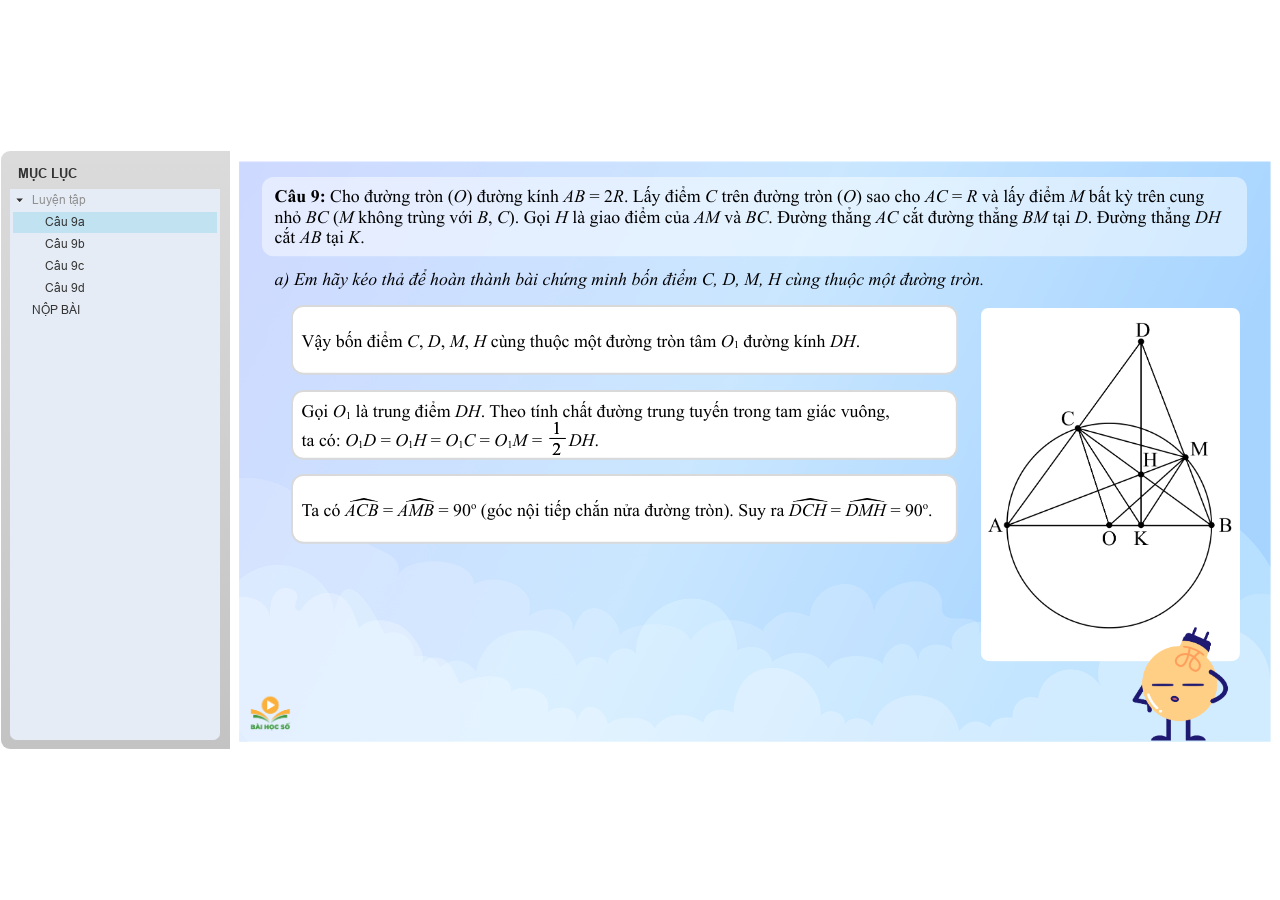
<file: index.html>
﻿<!doctype html>
<html lang="vi-VN">
<head>
  <meta charset="utf-8">
  <!-- Created using Storyline 360 x64 - http://www.articulate.com  -->
  <!-- version: 3.101.34880.0 -->
  <title>Ch&#7911; &#273;&#7873; 10: Luy&#7879;n t&#7853;p 2</title>
  <meta http-equiv="x-ua-compatible" content="IE=edge"/>
  <meta name="viewport" content="width=device-width,initial-scale=1,user-scalable=no,shrink-to-fit=no,minimal-ui"/>
  <meta name="apple-mobile-web-app-capable" content="yes"/>
  <style>
    html, body { height: 100%; padding: 0; margin: 0 }
    #app { height: 100%; width: 100%; }
  </style>

  <script>
    window.DS = {};
    window.globals = {
      DATA_PATH_BASE: '',
      HAS_FRAME: true,
      HAS_SLIDE: true,

      lmsPresent: false,
      tinCanPresent: false,
      cmi5Present: false,
      aoSupport: false,
      scale: 'show all',
      captureRc: false,
      browserSize: 'fullscreen',
      bgColor: '#FFFFFF',
      features: 'DropInBase,JsApiBasics,MultipleQuizTracking,NativePrompts,PlayerSizeOption,TextEntryCharacterLimit',
      themeName: 'classic',
      preloaderColor: '#FFFFFF',
      suppressAnalytics: false,
      productChannel: 'stable',
      publishSource: 'storyline',
      aid: 'aid|524e4b4e-cf37-51b6-a8e6-2b1e99832730',
      cid: '91cd4b44-881e-4f32-a7da-6e9b26dc689f',
      playerVersion: '3.101.34880.0',
      publishTimestamp: '2026-01-02T09:36:44.8562398Z',
      maxIosVideoElements: 10,
      connectionSettings: { mode: 'disabled' },
      hasFeature: function(feature) {
        return this.features.split(',').includes(feature);
      },
      
      parseParams: function(qs) {
        if (window.globals.parsedParams != null) {
          return window.globals.parsedParams;
        }
        qs = (qs || window.location.search.substr(1)).split('+').join(' ');
        var params = {},
            tokens,
            re = /[?&]?([^=]+)=([^&]*)/g;

        while (tokens = re.exec(qs)) {
          params[decodeURIComponent(tokens[1]).trim()] =
            decodeURIComponent(tokens[2]).trim();
        }
        window.globals.parsedParams = params;
        return params;
      }

    };

    if (window.flagsUnderTest != null) {
      window.globals.features = window.flagsUnderTest.reduce((accum, feature) => {
        if (!accum.includes(feature)) {
          accum.push(feature);
        }
        return accum;
      }, window.globals.features.split(',')).join();
    }
  </script>
  <script>
    var isIe11 = ('ActiveXObject' in window || window.MSBlobBuilder != null)
      && window.msCrypto != null && !window.ActiveXObject;
    if (isIe11) {
      window.globals.unsupportedBrowser = true;
      document.write(atob('[base64]'));
    }
  </script>

  <script>
    if (window.globals.hasFeature('Localization')) {
      
      
    }
  </script>

  
  <script>window.THREE = { };</script>
  
</head>
<body style="background: #FFFFFF" class="cs-HTML theme-classic">
  <!-- 360 -->
  <script>!function(){var e,i=/iPhone/i,o=/iPod/i,n=/iPad/i,t=/\biOS-universal(?:.+)Mac\b/i,r=/\bAndroid(?:.+)Mobile\b/i,a=/Android/i,d=/(?:SD4930UR|\bSilk(?:.+)Mobile\b)/i,p=/Silk/i,l=/Windows Phone/i,u=/\bWindows(?:.+)ARM\b/i,b=/BlackBerry/i,s=/BB10/i,c=/Opera Mini/i,f=/\b(CriOS|Chrome)(?:.+)Mobile/i,h=/Mobile(?:.+)Firefox\b/i,v=function(e){return void 0!==e&&"MacIntel"===e.platform&&"number"==typeof e.maxTouchPoints&&e.maxTouchPoints>1&&"undefined"==typeof MSStream};e=function(e){var m={userAgent:"",platform:"",maxTouchPoints:0};e||"undefined"==typeof navigator?"string"==typeof e?m.userAgent=e:e&&e.userAgent&&(m={userAgent:e.userAgent,platform:e.platform,maxTouchPoints:e.maxTouchPoints||0}):m={userAgent:navigator.userAgent,platform:navigator.platform,maxTouchPoints:navigator.maxTouchPoints||0};var g=m.userAgent,y=g.split("[FBAN");void 0!==y[1]&&(g=y[0]),void 0!==(y=g.split("Twitter"))[1]&&(g=y[0]);var A=function(e){return function(i){return i.test(e)}}(g),w={apple:{phone:A(i)&&!A(l),ipod:A(o),tablet:!A(i)&&(A(n)||v(m))&&!A(l),universal:A(t),device:(A(i)||A(o)||A(n)||A(t)||v(m))&&!A(l)},amazon:{phone:A(d),tablet:!A(d)&&A(p),device:A(d)||A(p)},android:{phone:!A(l)&&A(d)||!A(l)&&A(r),tablet:!A(l)&&!A(d)&&!A(r)&&(A(p)||A(a)),device:!A(l)&&(A(d)||A(p)||A(r)||A(a))||A(/\bokhttp\b/i)},windows:{phone:A(l),tablet:A(u),device:A(l)||A(u)},other:{blackberry:A(b),blackberry10:A(s),opera:A(c),firefox:A(h),chrome:A(f),device:A(b)||A(s)||A(c)||A(h)||A(f)},any:!1,phone:!1,tablet:!1};return w.any=w.apple.device||w.android.device||w.windows.device||w.other.device,w.phone=w.apple.phone||w.android.phone||w.windows.phone,w.tablet=w.apple.tablet||w.android.tablet||w.windows.tablet,w}(),"object"==typeof exports&&"undefined"!=typeof module?module.exports=e:"function"==typeof define&&define.amd?define((function(){return e})):this.isMobile=e}();
    window.isMobile.apple.tablet = window.isMobile.apple.tablet ||
      (navigator.platform === 'MacIntel' && navigator.maxTouchPoints > 1);
    window.isMobile.apple.device = window.isMobile.apple.device || window.isMobile.apple.tablet;
    window.isMobile.tablet = window.isMobile.tablet || window.isMobile.apple.tablet;
    window.isMobile.any = window.isMobile.any || window.isMobile.apple.tablet;
  </script>

  <div id="focus-sink" tabindex="-1"></div>

  <div id="preso"></div>
  <script>
    (function() {

      var classTypes = [ 'desktop', 'mobile', 'phone', 'tablet' ];

      var addDeviceClasses = function(prefix, testObj) {
        var curr, i;
        for (i = 0; i < classTypes.length; i++) {
          curr = classTypes[i];
          if (testObj[curr]) {
            document.body.classList.add(prefix + curr);
          }
        }
      };

      var params = window.globals.parseParams(),
          isDevicePreview = params.devicepreview === '1',
          isPhoneOverride = params.deviceType === 'phone' || (isDevicePreview && params.phone == '1'),
          isTabletOverride = (params.deviceType === 'tablet' || isDevicePreview) && !isPhoneOverride,
          isMobileOverride = isPhoneOverride || isTabletOverride;

      var deviceView = {
        desktop: !window.isMobile.any && !isMobileOverride,
        mobile: window.isMobile.any || isMobileOverride,
        phone: isPhoneOverride || (window.isMobile.phone && !isTabletOverride),
        tablet: isTabletOverride || window.isMobile.tablet
      };

      window.globals.deviceView = deviceView;
      window.isMobile.desktop = !window.isMobile.any;
      window.isMobile.mobile = window.isMobile.any;

      addDeviceClasses('view-', deviceView);

    })();
  </script>
  
  <script src='story_content/triggers.js' type=text/javascript></script>
<script src='story_content/user.js' type=text/javascript></script>
  <div class="slide-loader"></div>

  <script>
    if (window.globals.deviceView.isMobile) { var doc = document, loader = doc.body.querySelector('.slide-loader'); [ 1, 2, 3 ].forEach(function(n) { var d = doc.createElement('div'); d.style.backgroundColor = window.globals.preloaderColor; d.classList.add('mobile-loader-dot'); d.classList.add('dot' + n); loader.appendChild(d); }); }
  </script>

  <div class="mobile-load-title-overlay" style="display: none">
    <div class="mobile-load-title">Ch&#7911; &#273;&#7873; 10: Luy&#7879;n t&#7853;p 2</div>
  </div>

  <div class="mobile-chrome-warning"></div>

  
<style>
  .warn-connection-dialog {
    display: none;
    background: transparent;
    pointer-events: all;
    position: fixed;
    left: 0;
    top: 0;
    width: 100%;
    height: 100%;
    z-index: 999;
  }

  .warn-connection-content {
    pointer-events: all;
    border-radius: 4px;
    background: white;
    border: 1px solid #E7E7E7;
    color: #333333;
    box-shadow: 0 2px 4px rgba(0, 0, 0, 0.25);
    transition: all 150ms ease-out;
    position: absolute;
    white-space: nowrap;
  }

  .view-phone.is-landscape .warn-connection-content {
    left: 23px;
    bottom: 23px;
  }

  .view-tablet.is-landscape .warn-connection-content {
    left: 50%;
    top: 20px;
    transform: translateX(-50%);
  }

  .view-mobile.is-portrait .warn-connection-content {
    transform: translate(-50%, calc(-100% - 15px));
  }

  .warn-connection-content p {
    display: inline-block;
    margin: 0 8px 0 0;
    line-height: 33px;
    font-size: 11px;
  }

  .warn-connection-content svg {
    position: relative;
    vertical-align: middle;
    margin: 0 2px 2px 8px;
  }

  .view-desktop .warn-connection-content {
    left: 1.5em;
    bottom: 1.5em;
  }

  .view-desktop .warn-connection-content p {
    font-size: 1.1em;
  }

  .is-offline .warn-connection-dialog {
    display: block;
  }

  .is-offline .cs-panel * {
    pointer-events: none !important;
  }

  .is-offline .cs-panel {
    pointer-events: all !important;
  }

  .is-offline #nav-controls * {
    pointer-events: none !important;
  }

  .is-offline #nav-controls {
    pointer-events: all !important;
  }
</style>

<div class="warn-connection-dialog" role="alertdialog" aria-modal="true" tabindex="0" aria-labelledby="warn-connection-message">
  <div class="warn-connection-content">
    <svg width="17" height="15" viewBox="0 0 17 15" xmlns="http://www.w3.org/2000/svg">
      <path fill="#8F0000" stroke="white" d="M16.07,12.98 L15.88,12.23 L9.51,1.21 C8.97,0.26,7.6,0.26,7.06,1.21 L0.69,12.23 C0.15,13.16,0.81,14.36,1.91,14.36 H14.65 C15.47,14.36,16.05,13.7,16.07,12.98 Z"/>
      <path fill="white" stroke="white" d="M8.58,5.5 C8.35,5.28,8.5,5.35,8.21,5.32 C8.09,5.35,7.97,5.49,7.96,5.67 C7.97,5.79,7.98,5.92,7.98,6.04 L7.98,6.04 C7.99,6.17,8,6.31,8.01,6.43 L8.01,6.44 C8.03,6.92,8.06,7.41,8.09,7.9 L8.09,7.9 C8.12,8.39,8.14,8.88,8.17,9.37 C8.17,9.39,8.18,9.42,8.2,9.44 C8.23,9.46,8.25,9.47,8.28,9.47 C8.31,9.47,8.34,9.46,8.35,9.44 C8.37,9.43,8.38,9.4,8.39,9.35 L8.39,9.34 C8.39,9.24,8.4,9.15,8.4,9.05 L8.4,9.05 C8.41,8.96,8.41,8.86,8.42,8.75 C8.43,8.44,8.45,8.12,8.47,7.81 L8.47,7.81 C8.49,7.49,8.51,7.18,8.53,6.87 C8.55,6.46,8.56,6.05,8.59,5.64 L8.6,5.62 C8.6,5.57,8.59,5.53,8.58,5.5 L8.21,5.32 Z"/>
      <circle fill="white" stroke="white" cx="8.3" cy="11.35" r="0.3"/>
    </svg>
    <p id="warn-connection-message">You are offline. Trying to reconnect...</p>
  </div>
</div>

<script>
  (function() {
    window.DS.connection = {
      warningShown: false,
      assets: {},
      loadingAssetGroup: false,
      retryDelay: 500
    };

    var connectionSettings = window.globals.connectionSettings || {};

    var useConnectionMessages = window.AbortController != null &&
      window.location.protocol != 'file:' &&
      connectionSettings.mode === 'normal';

    window.DS.connection.useConnectionMessages = useConnectionMessages;

    var assetCount = 0;
    var checkLoadedId;


    if (useConnectionMessages && connectionSettings != null) {
      var contentEl = document.querySelector('.warn-connection-content');
      var messageEl = contentEl.querySelector('p');

      if (connectionSettings.useDarkTheme) {
        contentEl.style.borderColor = '#BABBBA';
        contentEl.style.backgroundColor = '#282828';
        contentEl.style.color = '#FFFFFF';
      }

      if (connectionSettings.message != null) {
        messageEl.textContent = window.decodeURIComponent(connectionSettings.message);
      }
    }

    function checkAssetsReady() {
      for (var i in DS.connection.assets) {
        if (!DS.connection.assets[i].success) {
          return false;
        }
      }
      return true;
    }

    function stopAssetGroup() {
      if (!useConnectionMessages) { return; }

      assetCount = 0;

      DS.connection.oldAssetGroup = DS.connection.assets;
      DS.connection.assets = {};
      DS.connection.loadingAssetGroup = false;
      clearInterval(checkLoadedId);
    }

    function startAssetGroup() {
      if (!useConnectionMessages) { return; }
      var ticks = 0;
      clearInterval(checkLoadedId);
      checkLoadedId = setInterval(function() {
        var loaded = 0;
        if (assetCount === 0 && loaded === 0) {
          clearInterval(checkLoadedId);
          return;
        }

        for (var i in DS.connection.assets) {
          if (DS.connection.assets[i].success) {
            loaded++;
          }
        }

        if (assetCount === loaded && checkAssetsReady()) {
          for (var i in DS.connection.assets) {
            if (DS.connection.assets[i].action) {
              DS.connection.assets[i].action();
            }
          }
          hideWarning();
          stopAssetGroup();
        }
      }, 100)
    }

    function requiredAsset(url, action, retry, type) {
      if (!useConnectionMessages) { return; }
      if (DS.connection.assets[url]) { return; }

      DS.connection.assets[url] = {
        success: false, action: action, retry: retry, type: type
      };
      assetCount = Object.keys(DS.connection.assets).length;
      if (!DS.connection.loadingAssetGroup) {
        startAssetGroup();
      }
      DS.connection.loadingAssetGroup = true;
    }

    function assetLoaded(url) {
      if (!useConnectionMessages) { return; }
      if (DS.connection.assets[url]) {
        DS.connection.assets[url].success = true;
      }
    }

    function assetFailed(url) {
      if (!useConnectionMessages) { return; }
      if (!DS.connection.assets[url]) {
        if (/\.js$/.test(url) && url.indexOf('transcripts') === -1) {
          setTimeout(function() {
            if (DS.connection.lastSlideLoaded != null) {
              DS.connection.lastSlideLoaded();
            }
          }, DS.connection.retryDelay);
        }
        return;
      }
      if (!DS.connection.warningShown) { showWarning(); }
      if (DS.connection.assets[url].retry) {
        setTimeout(function() {
          if (!DS.connection.assets[url].success) {
            DS.connection.assets[url].retry()
          }
        }, DS.connection.retryDelay);
      }
    }

    function hideWarning() {
      document.body.classList.remove('is-offline');
      DS.connection.warningShown = false;
      enableKeys();
    }
    DS.connection.hideWarning = hideWarning

    function showWarning(btn) {
      document.body.classList.add('is-offline')
      DS.connection.warningShown = true;
      updateWarningPosition();
      disableKeys();
    }

    function updateWarningPosition() {
      if (!DS.connection.warningShown) {
        return;
      }

      var isPortrait = document.body.classList.contains('is-portrait');
      var isMobile = document.body.classList.contains('view-mobile');
      var warningEl = document.querySelector('.warn-connection-content');

      if (isPortrait && isMobile) {
        var slide = document.querySelector('.primary-slide');
        var slideRect = slide != null
          ? slide.getBoundingClientRect()
          : { top: window.innerHeight, left: 0, width: window.innerWidth };

        warningEl.style.top = `${slideRect.top}px`
        warningEl.style.left = `${slideRect.left + slideRect.width / 2}px`
      } else {
        warningEl.style.top = null;
        warningEl.style.left = null;
      }

      window.requestAnimationFrame(updateWarningPosition);
    }

    function onDisableKeyDown(e) {
      e.preventDefault();
      e.stopImmediatePropagation();
    }

    function onDisableKeyUp(e) {
      e.preventDefault();
      e.stopImmediatePropagation();
    }

    var accStyle = document.createElement('style');
    var warnDialogEl = document.querySelector('.warn-connection-dialog');

    function disableKeys() {
      if (DS.views && DS.views.nsStack && DS.views.nsStack.length === 1) {
        DS.views.nsStack[0].tabReachable = false
        DS.views.nsStack[0].updateTabIndex(true, true);
      }

      accStyle.innerHTML = '.acc-shadow-dom { display: none; }';
      document.body.appendChild(accStyle);

      warnDialogEl.parentNode.append(warnDialogEl);
      warnDialogEl.focus();
    }

    function enableKeys() {
      accStyle.remove();
      if (DS.views && DS.views.nsStack && DS.views.nsStack.length === 1 && DS.views.nsStack[0].name === '_frame') {
        DS.views.nsStack[0].tabReachable = true;
        DS.views.nsStack[0].updateTabIndex();
      }
    }

    // these will all be noops if the feature flag isn't set in
    // the data and `window.globals.features`
    DS.connection.requiredAsset = requiredAsset;
    DS.connection.assetLoaded = assetLoaded;
    DS.connection.assetFailed = assetFailed;
    DS.connection.stopAssetGroup = stopAssetGroup;
    DS.connection.startAssetGroup = startAssetGroup;
  })();
</script>


  <script>
    
    if (window.autoSpider && window.vInterfaceObject) {
      document.querySelector('.mobile-load-title-overlay').style.display = 'none';
    }
  </script>

  

  <link rel="stylesheet" href="html5/data/css/output.min.css" data-noprefix/>
</body>
<script src="html5/lib/scripts/bootstrapper.min.js"></script>
</html>
</file>
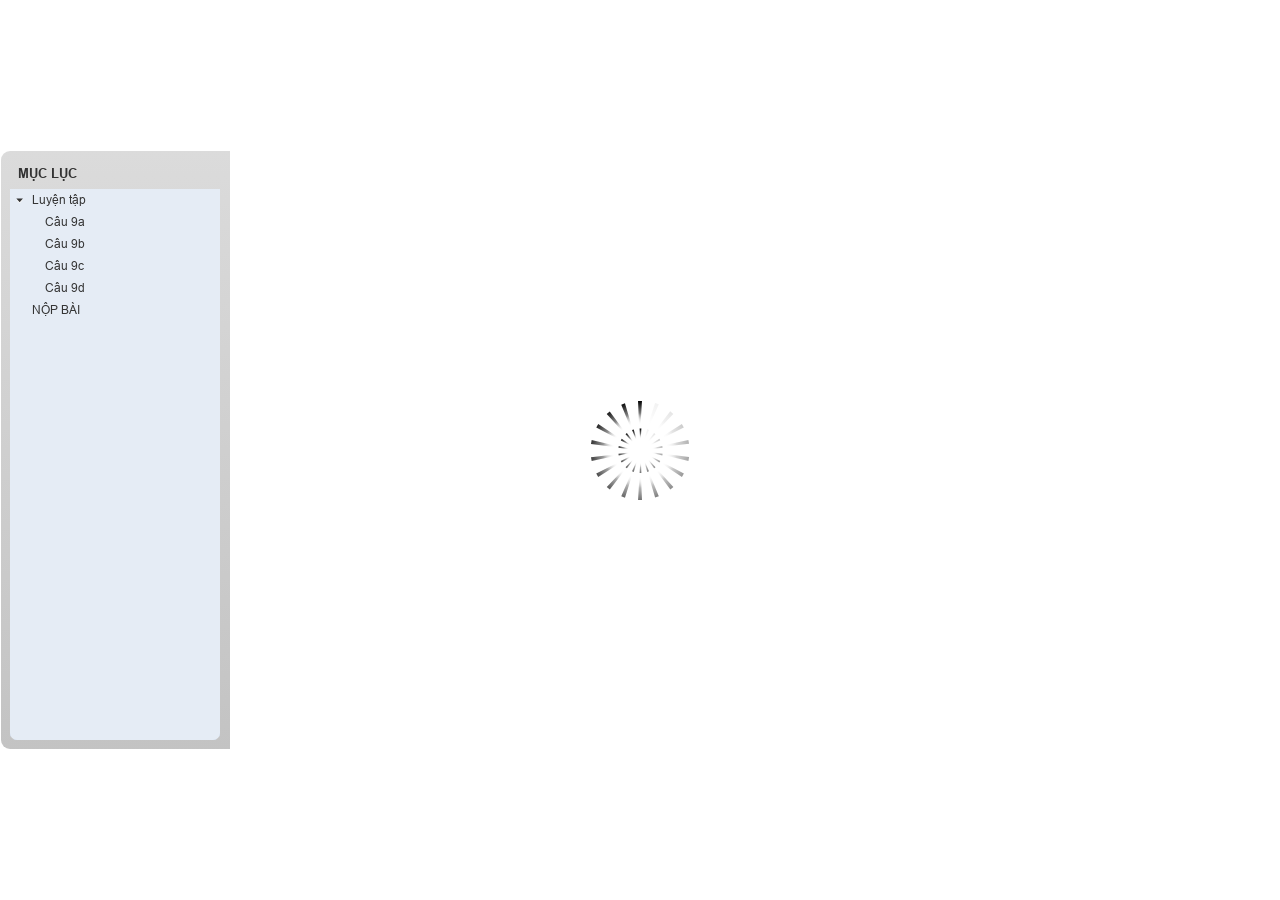
<file: index_lms.html>
﻿<!doctype html>
<html lang="vi-VN">
<head>
  <meta charset="utf-8">
  <!-- Created using Storyline 360 x64 - http://www.articulate.com  -->
  <!-- version: 3.101.34880.0 -->
  <title>Ch&#7911; &#273;&#7873; 10: Luy&#7879;n t&#7853;p 2</title>
  <meta http-equiv="x-ua-compatible" content="IE=edge"/>
  <meta name="viewport" content="width=device-width,initial-scale=1,user-scalable=no,shrink-to-fit=no,minimal-ui"/>
  <meta name="apple-mobile-web-app-capable" content="yes"/>
  <style>
    html, body { height: 100%; padding: 0; margin: 0 }
    #app { height: 100%; width: 100%; }
  </style>

  <script>
    window.DS = {};
    window.globals = {
      DATA_PATH_BASE: '',
      HAS_FRAME: true,
      HAS_SLIDE: true,

      lmsPresent: true,
      tinCanPresent: false,
      cmi5Present: false,
      aoSupport: false,
      scale: 'show all',
      captureRc: false,
      browserSize: 'fullscreen',
      bgColor: '#FFFFFF',
      features: 'DropInBase,JsApiBasics,MultipleQuizTracking,NativePrompts,PlayerSizeOption,TextEntryCharacterLimit',
      themeName: 'classic',
      preloaderColor: '#FFFFFF',
      suppressAnalytics: false,
      productChannel: 'stable',
      publishSource: 'storyline',
      aid: 'aid|524e4b4e-cf37-51b6-a8e6-2b1e99832730',
      cid: '91cd4b44-881e-4f32-a7da-6e9b26dc689f',
      playerVersion: '3.101.34880.0',
      publishTimestamp: '2026-01-02T09:36:44.8643762Z',
      maxIosVideoElements: 10,
      connectionSettings: { mode: 'disabled' },
      hasFeature: function(feature) {
        return this.features.split(',').includes(feature);
      },
      
      parseParams: function(qs) {
        if (window.globals.parsedParams != null) {
          return window.globals.parsedParams;
        }
        qs = (qs || window.location.search.substr(1)).split('+').join(' ');
        var params = {},
            tokens,
            re = /[?&]?([^=]+)=([^&]*)/g;

        while (tokens = re.exec(qs)) {
          params[decodeURIComponent(tokens[1]).trim()] =
            decodeURIComponent(tokens[2]).trim();
        }
        window.globals.parsedParams = params;
        return params;
      }

    };

    if (window.flagsUnderTest != null) {
      window.globals.features = window.flagsUnderTest.reduce((accum, feature) => {
        if (!accum.includes(feature)) {
          accum.push(feature);
        }
        return accum;
      }, window.globals.features.split(',')).join();
    }
  </script>
  <script>
    var isIe11 = ('ActiveXObject' in window || window.MSBlobBuilder != null)
      && window.msCrypto != null && !window.ActiveXObject;
    if (isIe11) {
      window.globals.unsupportedBrowser = true;
      document.write(atob('[base64]'));
    }
  </script>

  <script>
    if (window.globals.hasFeature('Localization')) {
      
      
    }
  </script>

  <script src="lms/scormdriver.js" charset="utf-8"></script>
  <script>window.THREE = { };</script>
  
</head>
<body style="background: #FFFFFF" class="cs-HTML theme-classic">
  <!-- 360 -->
  <script>!function(){var e,i=/iPhone/i,o=/iPod/i,n=/iPad/i,t=/\biOS-universal(?:.+)Mac\b/i,r=/\bAndroid(?:.+)Mobile\b/i,a=/Android/i,d=/(?:SD4930UR|\bSilk(?:.+)Mobile\b)/i,p=/Silk/i,l=/Windows Phone/i,u=/\bWindows(?:.+)ARM\b/i,b=/BlackBerry/i,s=/BB10/i,c=/Opera Mini/i,f=/\b(CriOS|Chrome)(?:.+)Mobile/i,h=/Mobile(?:.+)Firefox\b/i,v=function(e){return void 0!==e&&"MacIntel"===e.platform&&"number"==typeof e.maxTouchPoints&&e.maxTouchPoints>1&&"undefined"==typeof MSStream};e=function(e){var m={userAgent:"",platform:"",maxTouchPoints:0};e||"undefined"==typeof navigator?"string"==typeof e?m.userAgent=e:e&&e.userAgent&&(m={userAgent:e.userAgent,platform:e.platform,maxTouchPoints:e.maxTouchPoints||0}):m={userAgent:navigator.userAgent,platform:navigator.platform,maxTouchPoints:navigator.maxTouchPoints||0};var g=m.userAgent,y=g.split("[FBAN");void 0!==y[1]&&(g=y[0]),void 0!==(y=g.split("Twitter"))[1]&&(g=y[0]);var A=function(e){return function(i){return i.test(e)}}(g),w={apple:{phone:A(i)&&!A(l),ipod:A(o),tablet:!A(i)&&(A(n)||v(m))&&!A(l),universal:A(t),device:(A(i)||A(o)||A(n)||A(t)||v(m))&&!A(l)},amazon:{phone:A(d),tablet:!A(d)&&A(p),device:A(d)||A(p)},android:{phone:!A(l)&&A(d)||!A(l)&&A(r),tablet:!A(l)&&!A(d)&&!A(r)&&(A(p)||A(a)),device:!A(l)&&(A(d)||A(p)||A(r)||A(a))||A(/\bokhttp\b/i)},windows:{phone:A(l),tablet:A(u),device:A(l)||A(u)},other:{blackberry:A(b),blackberry10:A(s),opera:A(c),firefox:A(h),chrome:A(f),device:A(b)||A(s)||A(c)||A(h)||A(f)},any:!1,phone:!1,tablet:!1};return w.any=w.apple.device||w.android.device||w.windows.device||w.other.device,w.phone=w.apple.phone||w.android.phone||w.windows.phone,w.tablet=w.apple.tablet||w.android.tablet||w.windows.tablet,w}(),"object"==typeof exports&&"undefined"!=typeof module?module.exports=e:"function"==typeof define&&define.amd?define((function(){return e})):this.isMobile=e}();
    window.isMobile.apple.tablet = window.isMobile.apple.tablet ||
      (navigator.platform === 'MacIntel' && navigator.maxTouchPoints > 1);
    window.isMobile.apple.device = window.isMobile.apple.device || window.isMobile.apple.tablet;
    window.isMobile.tablet = window.isMobile.tablet || window.isMobile.apple.tablet;
    window.isMobile.any = window.isMobile.any || window.isMobile.apple.tablet;
  </script>

  <div id="focus-sink" tabindex="-1"></div>

  <div id="preso"></div>
  <script>
    (function() {

      var classTypes = [ 'desktop', 'mobile', 'phone', 'tablet' ];

      var addDeviceClasses = function(prefix, testObj) {
        var curr, i;
        for (i = 0; i < classTypes.length; i++) {
          curr = classTypes[i];
          if (testObj[curr]) {
            document.body.classList.add(prefix + curr);
          }
        }
      };

      var params = window.globals.parseParams(),
          isDevicePreview = params.devicepreview === '1',
          isPhoneOverride = params.deviceType === 'phone' || (isDevicePreview && params.phone == '1'),
          isTabletOverride = (params.deviceType === 'tablet' || isDevicePreview) && !isPhoneOverride,
          isMobileOverride = isPhoneOverride || isTabletOverride;

      var deviceView = {
        desktop: !window.isMobile.any && !isMobileOverride,
        mobile: window.isMobile.any || isMobileOverride,
        phone: isPhoneOverride || (window.isMobile.phone && !isTabletOverride),
        tablet: isTabletOverride || window.isMobile.tablet
      };

      window.globals.deviceView = deviceView;
      window.isMobile.desktop = !window.isMobile.any;
      window.isMobile.mobile = window.isMobile.any;

      addDeviceClasses('view-', deviceView);

    })();
  </script>
  
  <script src='story_content/triggers.js' type=text/javascript></script>
<script src='story_content/user.js' type=text/javascript></script>
  <div class="slide-loader"></div>

  <script>
    if (window.globals.deviceView.isMobile) { var doc = document, loader = doc.body.querySelector('.slide-loader'); [ 1, 2, 3 ].forEach(function(n) { var d = doc.createElement('div'); d.style.backgroundColor = window.globals.preloaderColor; d.classList.add('mobile-loader-dot'); d.classList.add('dot' + n); loader.appendChild(d); }); }
  </script>

  <div class="mobile-load-title-overlay" style="display: none">
    <div class="mobile-load-title">Ch&#7911; &#273;&#7873; 10: Luy&#7879;n t&#7853;p 2</div>
  </div>

  <div class="mobile-chrome-warning"></div>

  
<style>
  .warn-connection-dialog {
    display: none;
    background: transparent;
    pointer-events: all;
    position: fixed;
    left: 0;
    top: 0;
    width: 100%;
    height: 100%;
    z-index: 999;
  }

  .warn-connection-content {
    pointer-events: all;
    border-radius: 4px;
    background: white;
    border: 1px solid #E7E7E7;
    color: #333333;
    box-shadow: 0 2px 4px rgba(0, 0, 0, 0.25);
    transition: all 150ms ease-out;
    position: absolute;
    white-space: nowrap;
  }

  .view-phone.is-landscape .warn-connection-content {
    left: 23px;
    bottom: 23px;
  }

  .view-tablet.is-landscape .warn-connection-content {
    left: 50%;
    top: 20px;
    transform: translateX(-50%);
  }

  .view-mobile.is-portrait .warn-connection-content {
    transform: translate(-50%, calc(-100% - 15px));
  }

  .warn-connection-content p {
    display: inline-block;
    margin: 0 8px 0 0;
    line-height: 33px;
    font-size: 11px;
  }

  .warn-connection-content svg {
    position: relative;
    vertical-align: middle;
    margin: 0 2px 2px 8px;
  }

  .view-desktop .warn-connection-content {
    left: 1.5em;
    bottom: 1.5em;
  }

  .view-desktop .warn-connection-content p {
    font-size: 1.1em;
  }

  .is-offline .warn-connection-dialog {
    display: block;
  }

  .is-offline .cs-panel * {
    pointer-events: none !important;
  }

  .is-offline .cs-panel {
    pointer-events: all !important;
  }

  .is-offline #nav-controls * {
    pointer-events: none !important;
  }

  .is-offline #nav-controls {
    pointer-events: all !important;
  }
</style>

<div class="warn-connection-dialog" role="alertdialog" aria-modal="true" tabindex="0" aria-labelledby="warn-connection-message">
  <div class="warn-connection-content">
    <svg width="17" height="15" viewBox="0 0 17 15" xmlns="http://www.w3.org/2000/svg">
      <path fill="#8F0000" stroke="white" d="M16.07,12.98 L15.88,12.23 L9.51,1.21 C8.97,0.26,7.6,0.26,7.06,1.21 L0.69,12.23 C0.15,13.16,0.81,14.36,1.91,14.36 H14.65 C15.47,14.36,16.05,13.7,16.07,12.98 Z"/>
      <path fill="white" stroke="white" d="M8.58,5.5 C8.35,5.28,8.5,5.35,8.21,5.32 C8.09,5.35,7.97,5.49,7.96,5.67 C7.97,5.79,7.98,5.92,7.98,6.04 L7.98,6.04 C7.99,6.17,8,6.31,8.01,6.43 L8.01,6.44 C8.03,6.92,8.06,7.41,8.09,7.9 L8.09,7.9 C8.12,8.39,8.14,8.88,8.17,9.37 C8.17,9.39,8.18,9.42,8.2,9.44 C8.23,9.46,8.25,9.47,8.28,9.47 C8.31,9.47,8.34,9.46,8.35,9.44 C8.37,9.43,8.38,9.4,8.39,9.35 L8.39,9.34 C8.39,9.24,8.4,9.15,8.4,9.05 L8.4,9.05 C8.41,8.96,8.41,8.86,8.42,8.75 C8.43,8.44,8.45,8.12,8.47,7.81 L8.47,7.81 C8.49,7.49,8.51,7.18,8.53,6.87 C8.55,6.46,8.56,6.05,8.59,5.64 L8.6,5.62 C8.6,5.57,8.59,5.53,8.58,5.5 L8.21,5.32 Z"/>
      <circle fill="white" stroke="white" cx="8.3" cy="11.35" r="0.3"/>
    </svg>
    <p id="warn-connection-message">You are offline. Trying to reconnect...</p>
  </div>
</div>

<script>
  (function() {
    window.DS.connection = {
      warningShown: false,
      assets: {},
      loadingAssetGroup: false,
      retryDelay: 500
    };

    var connectionSettings = window.globals.connectionSettings || {};

    var useConnectionMessages = window.AbortController != null &&
      window.location.protocol != 'file:' &&
      connectionSettings.mode === 'normal';

    window.DS.connection.useConnectionMessages = useConnectionMessages;

    var assetCount = 0;
    var checkLoadedId;


    if (useConnectionMessages && connectionSettings != null) {
      var contentEl = document.querySelector('.warn-connection-content');
      var messageEl = contentEl.querySelector('p');

      if (connectionSettings.useDarkTheme) {
        contentEl.style.borderColor = '#BABBBA';
        contentEl.style.backgroundColor = '#282828';
        contentEl.style.color = '#FFFFFF';
      }

      if (connectionSettings.message != null) {
        messageEl.textContent = window.decodeURIComponent(connectionSettings.message);
      }
    }

    function checkAssetsReady() {
      for (var i in DS.connection.assets) {
        if (!DS.connection.assets[i].success) {
          return false;
        }
      }
      return true;
    }

    function stopAssetGroup() {
      if (!useConnectionMessages) { return; }

      assetCount = 0;

      DS.connection.oldAssetGroup = DS.connection.assets;
      DS.connection.assets = {};
      DS.connection.loadingAssetGroup = false;
      clearInterval(checkLoadedId);
    }

    function startAssetGroup() {
      if (!useConnectionMessages) { return; }
      var ticks = 0;
      clearInterval(checkLoadedId);
      checkLoadedId = setInterval(function() {
        var loaded = 0;
        if (assetCount === 0 && loaded === 0) {
          clearInterval(checkLoadedId);
          return;
        }

        for (var i in DS.connection.assets) {
          if (DS.connection.assets[i].success) {
            loaded++;
          }
        }

        if (assetCount === loaded && checkAssetsReady()) {
          for (var i in DS.connection.assets) {
            if (DS.connection.assets[i].action) {
              DS.connection.assets[i].action();
            }
          }
          hideWarning();
          stopAssetGroup();
        }
      }, 100)
    }

    function requiredAsset(url, action, retry, type) {
      if (!useConnectionMessages) { return; }
      if (DS.connection.assets[url]) { return; }

      DS.connection.assets[url] = {
        success: false, action: action, retry: retry, type: type
      };
      assetCount = Object.keys(DS.connection.assets).length;
      if (!DS.connection.loadingAssetGroup) {
        startAssetGroup();
      }
      DS.connection.loadingAssetGroup = true;
    }

    function assetLoaded(url) {
      if (!useConnectionMessages) { return; }
      if (DS.connection.assets[url]) {
        DS.connection.assets[url].success = true;
      }
    }

    function assetFailed(url) {
      if (!useConnectionMessages) { return; }
      if (!DS.connection.assets[url]) {
        if (/\.js$/.test(url) && url.indexOf('transcripts') === -1) {
          setTimeout(function() {
            if (DS.connection.lastSlideLoaded != null) {
              DS.connection.lastSlideLoaded();
            }
          }, DS.connection.retryDelay);
        }
        return;
      }
      if (!DS.connection.warningShown) { showWarning(); }
      if (DS.connection.assets[url].retry) {
        setTimeout(function() {
          if (!DS.connection.assets[url].success) {
            DS.connection.assets[url].retry()
          }
        }, DS.connection.retryDelay);
      }
    }

    function hideWarning() {
      document.body.classList.remove('is-offline');
      DS.connection.warningShown = false;
      enableKeys();
    }
    DS.connection.hideWarning = hideWarning

    function showWarning(btn) {
      document.body.classList.add('is-offline')
      DS.connection.warningShown = true;
      updateWarningPosition();
      disableKeys();
    }

    function updateWarningPosition() {
      if (!DS.connection.warningShown) {
        return;
      }

      var isPortrait = document.body.classList.contains('is-portrait');
      var isMobile = document.body.classList.contains('view-mobile');
      var warningEl = document.querySelector('.warn-connection-content');

      if (isPortrait && isMobile) {
        var slide = document.querySelector('.primary-slide');
        var slideRect = slide != null
          ? slide.getBoundingClientRect()
          : { top: window.innerHeight, left: 0, width: window.innerWidth };

        warningEl.style.top = `${slideRect.top}px`
        warningEl.style.left = `${slideRect.left + slideRect.width / 2}px`
      } else {
        warningEl.style.top = null;
        warningEl.style.left = null;
      }

      window.requestAnimationFrame(updateWarningPosition);
    }

    function onDisableKeyDown(e) {
      e.preventDefault();
      e.stopImmediatePropagation();
    }

    function onDisableKeyUp(e) {
      e.preventDefault();
      e.stopImmediatePropagation();
    }

    var accStyle = document.createElement('style');
    var warnDialogEl = document.querySelector('.warn-connection-dialog');

    function disableKeys() {
      if (DS.views && DS.views.nsStack && DS.views.nsStack.length === 1) {
        DS.views.nsStack[0].tabReachable = false
        DS.views.nsStack[0].updateTabIndex(true, true);
      }

      accStyle.innerHTML = '.acc-shadow-dom { display: none; }';
      document.body.appendChild(accStyle);

      warnDialogEl.parentNode.append(warnDialogEl);
      warnDialogEl.focus();
    }

    function enableKeys() {
      accStyle.remove();
      if (DS.views && DS.views.nsStack && DS.views.nsStack.length === 1 && DS.views.nsStack[0].name === '_frame') {
        DS.views.nsStack[0].tabReachable = true;
        DS.views.nsStack[0].updateTabIndex();
      }
    }

    // these will all be noops if the feature flag isn't set in
    // the data and `window.globals.features`
    DS.connection.requiredAsset = requiredAsset;
    DS.connection.assetLoaded = assetLoaded;
    DS.connection.assetFailed = assetFailed;
    DS.connection.stopAssetGroup = stopAssetGroup;
    DS.connection.startAssetGroup = startAssetGroup;
  })();
</script>


  <script>
    
    if (window.autoSpider && window.vInterfaceObject) {
      document.querySelector('.mobile-load-title-overlay').style.display = 'none';
    }
  </script>

  

  <link rel="stylesheet" href="html5/data/css/output.min.css" data-noprefix/>
</body>
<script src="html5/lib/scripts/bootstrapper.min.js"></script>
</html>
</file>
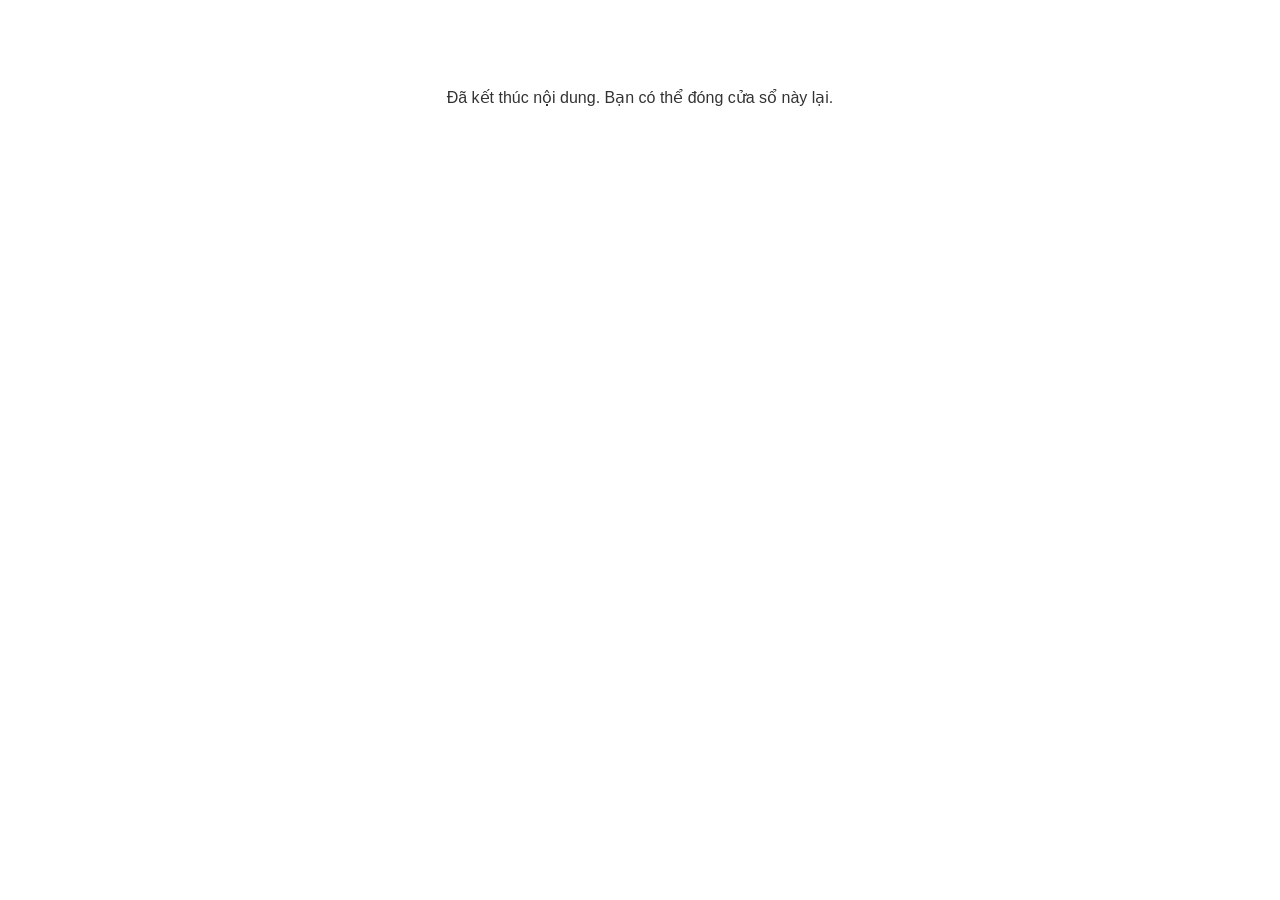
<file: lms/goodbye.html>
<!doctype html>
<html>
<body style="background-color: #ffffff;">

<p role="alert" style="color: #333333;font-family: Arial, articulate, tahoma, arial;font-size: medium;text-align: center;">
<br><br><br><br>
Đã kết thúc nội dung. Bạn có thể đóng cửa sổ này lại.
</p>

</body>
</html>
</file>
